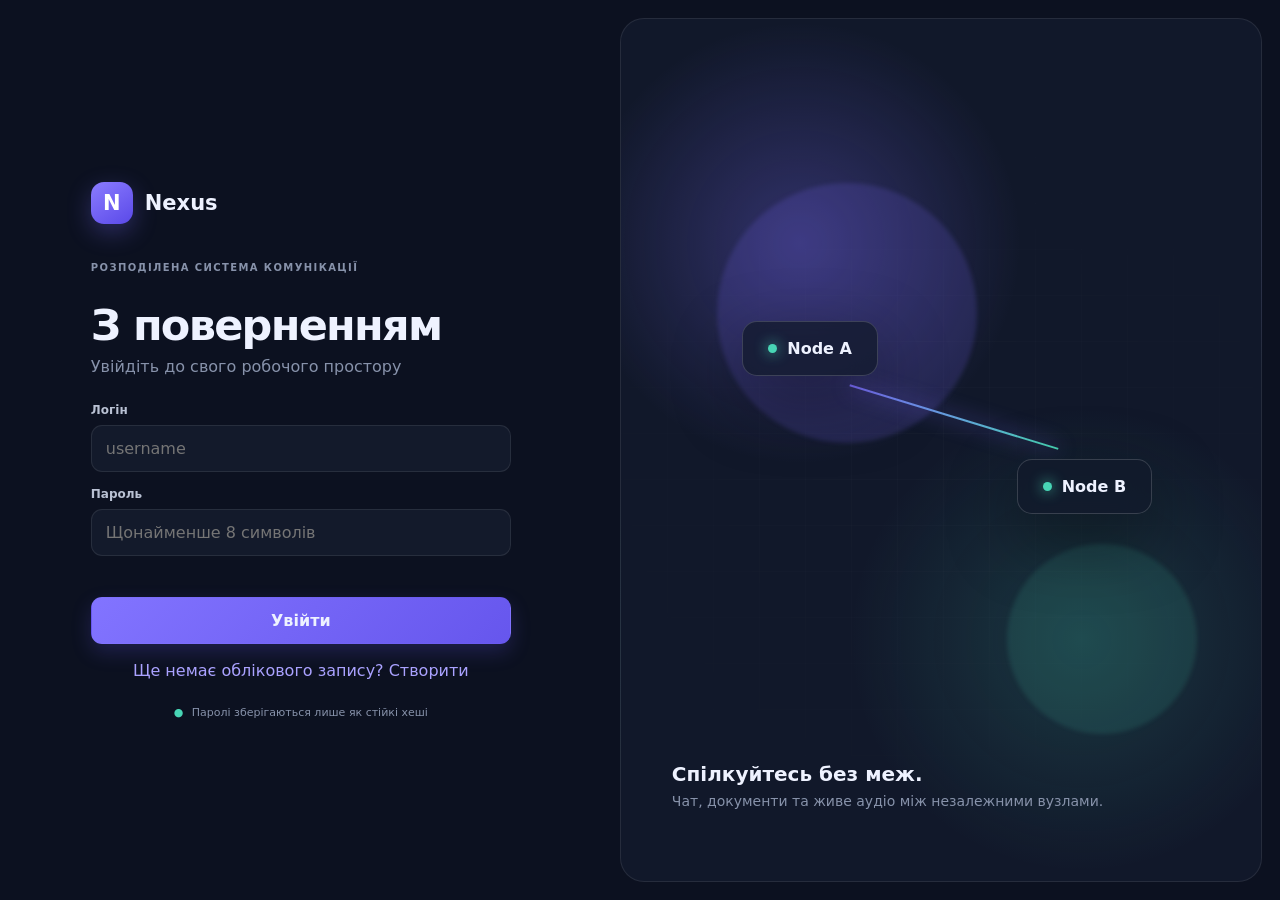
<file: static/index.html>
<!doctype html>
<html lang="uk">
<head>
  <meta charset="utf-8">
  <meta name="viewport" content="width=device-width, initial-scale=1, viewport-fit=cover">
  <meta name="theme-color" content="#0b1020">
  <title>Nexus — захищена командна комунікація</title>
  <link rel="icon" href="/static/favicon.svg" type="image/svg+xml">
  <link rel="stylesheet" href="/static/styles.css?v=18">
</head>
<body>
  <div id="auth-screen" class="auth-screen">
    <section class="auth-card">
      <div class="brand brand-large"><span class="brand-mark">N</span><span>Nexus</span></div>
      <p class="eyebrow">Розподілена система комунікації</p>
      <h1 id="auth-title">З поверненням</h1>
      <p id="auth-subtitle" class="muted">Увійдіть до свого робочого простору</p>
      <form id="auth-form" autocomplete="on">
        <label id="display-name-field" class="field hidden">
          <span>Ваше ім’я</span>
          <input id="display-name" name="display_name" maxlength="50" placeholder="Наприклад, Олександр">
        </label>
        <label class="field">
          <span>Логін</span>
          <input id="username" name="username" minlength="3" maxlength="24" required autocomplete="username" placeholder="username">
        </label>
        <label class="field">
          <span>Пароль</span>
          <input id="password" name="password" type="password" minlength="8" required autocomplete="current-password" placeholder="Щонайменше 8 символів">
        </label>
        <p id="auth-error" class="form-error" role="alert"></p>
        <button class="button primary wide" type="submit" id="auth-submit">Увійти</button>
      </form>
      <button id="auth-switch" class="text-button" type="button">Ще немає облікового запису? Створити</button>
      <div class="trust-note"><span>●</span> Паролі зберігаються лише як стійкі хеші</div>
    </section>
    <aside class="auth-art" aria-hidden="true">
      <div class="art-orb orb-one"></div><div class="art-orb orb-two"></div>
      <div class="network-card n1"><span></span> Node A</div>
      <div class="network-line"></div>
      <div class="network-card n2"><span></span> Node B</div>
      <div class="art-copy"><strong>Спілкуйтесь без меж.</strong><br>Чат, документи та живе аудіо між незалежними вузлами.</div>
    </aside>
  </div>

  <div id="app" class="app hidden">
    <nav class="rail" aria-label="Головна навігація">
      <div class="brand-mark">N</div>
      <button class="rail-button active" title="Канали" aria-label="Канали">#</button>
      <button id="open-documents-rail" class="rail-button" title="Документи" aria-label="Документи">▤</button>
      <span class="rail-spacer"></span>
      <button id="open-shortcuts" class="rail-button" title="Гарячі клавіші" aria-label="Відкрити список гарячих клавіш"><svg viewBox="0 0 24 24" aria-hidden="true"><path d="M4 5h16a2 2 0 0 1 2 2v10a2 2 0 0 1-2 2H4a2 2 0 0 1-2-2V7a2 2 0 0 1 2-2Zm0 2v10h16V7H4Zm2 2h2v2H6V9Zm3 0h2v2H9V9Zm3 0h2v2h-2V9Zm3 0h3v2h-3V9Zm-9 4h3v2H6v-2Zm4 0h8v2h-8v-2Z"/></svg></button>
      <button id="open-system" class="rail-button" title="Стан системи" aria-label="Стан системи">⌁</button>
    </nav>

    <aside id="sidebar" class="sidebar">
      <header class="workspace-head">
        <div><span class="eyebrow">Робочий простір</span><strong>Nexus Team</strong></div>
        <span id="connection-dot" class="status-dot connecting" title="З’єднання" role="status" aria-live="polite" aria-label="Підключення"></span>
      </header>
      <div class="sidebar-section">
        <div class="section-row channel-section-head">
          <span class="section-label">Канали</span>
          <button id="create-channel-button" class="mini-button" title="Створити канал" aria-label="Створити канал">＋</button>
        </div>
        <div id="channel-list" class="channel-list"></div>
      </div>
      <div class="sidebar-section grow">
        <div class="section-row"><span class="section-label">Учасники</span><span id="participant-count" class="count" title="Кількість учасників активного каналу">0</span></div>
        <div id="sidebar-users" class="sidebar-users"></div>
      </div>
      <div class="profile-card">
        <div id="profile-avatar" class="avatar"></div>
        <div class="profile-copy"><strong id="profile-name"></strong><span id="profile-node"></span></div>
        <button id="logout" class="icon-button" title="Вийти" aria-label="Вийти">↪</button>
      </div>
    </aside>

    <main class="main-panel">
      <header class="topbar">
        <button id="mobile-menu" class="icon-button mobile-only" aria-label="Меню">☰</button>
        <div class="channel-title"><span id="channel-icon">#</span><div><strong id="channel-name">загальний</strong><small id="channel-description">Командне обговорення в реальному часі</small></div></div>
        <div class="top-actions">
          <button id="open-documents" class="button subtle"><span>▤</span> Документи</button>
          <button id="toggle-people" class="icon-button people-toggle" title="Аудиторія трансляції" aria-label="Показати аудиторію трансляції" aria-controls="people-panel" aria-expanded="true"><svg viewBox="0 0 24 24" aria-hidden="true"><path d="M16 11a4 4 0 1 0-3.4-6.1A5.5 5.5 0 0 1 14 8.5c0 .9-.2 1.7-.6 2.5H16Zm-7.5 1A4.5 4.5 0 1 0 4 7.5 4.5 4.5 0 0 0 8.5 12Zm0 2C4.9 14 2 16 2 18.5V21h13v-2.5C15 16 12.1 14 8.5 14Zm7.2-.9c-.8 0-1.6.1-2.3.4 2.2 1.1 3.6 2.9 3.6 5V21h5v-2.4c0-3-2.8-5.5-6.3-5.5Z"/></svg></button>
        </div>
      </header>

      <div class="content-row">
        <section class="chat-pane">
          <div id="message-list" class="message-list" aria-live="polite">
            <div class="welcome-message">
              <div class="welcome-icon">#</div>
              <h2>Ласкаво просимо до Nexus</h2>
              <p>Це початок каналу. Повідомлення синхронізуються між серверними вузлами.</p>
            </div>
          </div>
          <div class="composer-status"><div id="typing-status" class="typing-status"></div><span id="client-outbox-status" class="client-outbox-status hidden"></span></div>
          <form id="message-form" class="composer">
            <textarea id="message-input" rows="1" maxlength="4000" placeholder="Написати у #загальний" aria-label="Повідомлення"></textarea>
            <button id="audio-toggle" class="composer-action composer-audio" type="button" title="Почати голосову трансляцію" aria-label="Почати голосову трансляцію"><svg class="mic-icon" viewBox="0 0 24 24" aria-hidden="true"><rect x="8" y="3" width="8" height="12" rx="4"></rect><path d="M5 11a7 7 0 0 0 14 0M12 18v3M9 21h6"></path></svg><span class="audio-label visually-hidden">Говорити</span></button>
            <button class="send-button" type="submit" title="Надіслати" aria-label="Надіслати">➤</button>
          </form>
        </section>

        <aside id="people-panel" class="people-panel">
          <div class="panel-heading"><div><span class="eyebrow">Аудиторія</span><h3>Кому транслювати</h3></div><button id="close-people" class="icon-button" title="Закрити" aria-label="Закрити панель аудиторії">×</button></div>
          <p class="panel-help">Оберіть одержувачів аудіо та демонстрації документа.</p>
          <label class="select-all"><input id="select-all-users" type="checkbox"> <span>Обрати всіх</span></label>
          <div id="recipient-list" class="recipient-list"></div>
          <div class="selection-summary"><span id="selected-count">0</span> вибрано</div>
        </aside>
      </div>
    </main>
  </div>

  <section id="documents-drawer" class="drawer" aria-hidden="true">
    <div class="drawer-backdrop" data-close="documents"></div>
    <div class="drawer-panel">
      <header class="drawer-head"><div><span class="eyebrow">Бібліотека каналу · <b id="documents-channel-name">#загальний</b></span><h2>Документи каналу</h2></div><button class="icon-button" data-close="documents" title="Закрити" aria-label="Закрити бібліотеку">×</button></header>
      <form id="upload-form" class="upload-box">
        <label class="drop-zone" for="document-file"><span class="upload-icon">⇧</span><strong>Оберіть файл</strong><small>TXT, MD, PDF або зображення · до 8 МБ</small><input id="document-file" type="file" accept=".txt,.md,.pdf,image/*" required></label>
        <p class="upload-hint">Тип матеріалу та кількість сторінок PDF визначаються автоматично.</p>
        <button class="button primary wide" type="submit">Завантажити</button>
        <div id="upload-progress" class="upload-progress"><span></span></div>
      </form>
      <div class="section-row"><h3>Доступні матеріали</h3><span id="document-count" class="count">0</span></div>
      <div id="document-list" class="document-list"></div>
    </div>
  </section>

  <section id="stage" class="stage hidden" aria-label="Демонстрація документа">
    <header class="stage-head">
      <div class="stage-title"><span id="stage-kind" class="document-badge">DOC</span><div><strong id="stage-name"></strong><small id="stage-owner"></small></div></div>
      <div class="stage-controls">
        <span id="presentation-status" class="presentation-status hidden"></span>
        <div id="page-controls" class="page-controls hidden">
          <button id="page-prev" class="icon-button" title="Попередня сторінка" aria-label="Попередня сторінка">‹</button>
          <span><input id="current-page" type="number" min="1" value="1"> / <b id="total-pages">1</b></span>
          <button id="page-next" class="icon-button" title="Наступна сторінка" aria-label="Наступна сторінка">›</button>
        </div>
        <div id="zoom-controls" class="zoom-controls" aria-label="Масштаб документа">
          <button id="zoom-out" class="icon-button" type="button" title="Зменшити масштаб" aria-label="Зменшити масштаб">−</button>
          <button id="zoom-reset" class="zoom-value" type="button" title="Повернути масштаб 100%" aria-label="Повернути масштаб 100%">100%</button>
          <button id="zoom-in" class="icon-button" type="button" title="Збільшити масштаб" aria-label="Збільшити масштаб">+</button>
        </div>
        <button id="share-document" class="button primary">Транслювати</button>
        <button id="close-stage" class="icon-button" title="Закрити" aria-label="Закрити демонстрацію">×</button>
      </div>
    </header>
    <div id="stage-notice" class="stage-notice hidden"></div>
    <div id="viewer-shell" class="viewer-shell">
      <div id="document-viewer" class="document-viewer"></div>
      <div id="presentation-surface" class="presentation-surface" aria-hidden="true"></div>
      <div id="remote-cursor" class="remote-cursor hidden"><span></span></div>
    </div>
  </section>

  <section id="system-modal" class="modal hidden">
    <div class="modal-card system-card">
      <header class="drawer-head"><div><span class="eyebrow">Діагностика</span><h2>Стан вузла</h2></div><button id="close-system" class="icon-button" title="Закрити" aria-label="Закрити діагностику">×</button></header>
      <div id="system-grid" class="system-grid"></div>
      <p class="panel-help">Детальний інтерактивний опис API доступний за адресою <a href="/docs" target="_blank">/docs</a>.</p>
    </div>
  </section>

  <section id="shortcuts-modal" class="modal hidden" role="dialog" aria-modal="true" aria-labelledby="shortcuts-title">
    <div class="modal-card shortcuts-card">
      <header class="drawer-head"><div><span class="eyebrow">Навігація без миші</span><h2 id="shortcuts-title">Гарячі клавіші</h2></div><button id="close-shortcuts" class="icon-button" type="button" title="Закрити" aria-label="Закрити гарячі клавіші">×</button></header>
      <div class="shortcut-list">
        <div><span>Надіслати повідомлення</span><kbd>Enter</kbd></div>
        <div><span>Новий рядок у повідомленні</span><span><kbd>Shift</kbd><b>+</b><kbd>Enter</kbd></span></div>
        <div><span>Відкрити цю довідку</span><span><kbd>Ctrl</kbd><b>+</b><kbd>/</kbd></span></div>
        <div><span>Створити канал</span><span><kbd>Alt</kbd><b>+</b><kbd>N</kbd></span></div>
        <div><span>Документи каналу</span><span><kbd>Alt</kbd><b>+</b><kbd>O</kbd></span></div>
        <div><span>Аудиторія трансляції</span><span><kbd>Alt</kbd><b>+</b><kbd>U</kbd></span></div>
        <div><span>Діагностика вузла</span><span><kbd>Alt</kbd><b>+</b><kbd>I</kbd></span></div>
        <div><span>Попередня/наступна сторінка презентації</span><span><kbd>←</kbd><b>/</b><kbd>→</kbd></span></div>
        <div><span>Масштаб документа</span><span><kbd>Ctrl</kbd><b>+</b><kbd>+</kbd><b>/</b><kbd>−</kbd><b>/</b><kbd>0</kbd></span></div>
        <div><span>Закрити активне вікно</span><kbd>Esc</kbd></div>
      </div>
    </div>
  </section>

  <section id="diagnostic-help-modal" class="modal diagnostic-help-modal hidden" role="dialog" aria-modal="true" aria-labelledby="diagnostic-help-title">
    <div class="modal-card diagnostic-help-card">
      <header class="drawer-head"><div><span class="eyebrow">Пояснення показника</span><h2 id="diagnostic-help-title"></h2></div><button id="close-diagnostic-help" class="icon-button" type="button" title="Закрити" aria-label="Закрити пояснення">×</button></header>
      <p id="diagnostic-help-summary" class="diagnostic-help-summary"></p>
      <div class="diagnostic-current"><span>Поточне значення</span><strong id="diagnostic-help-value"></strong></div>
      <section class="diagnostic-purpose"><h3>Для чого це потрібно</h3><p id="diagnostic-help-purpose"></p></section>
      <p id="diagnostic-help-hint" class="panel-help"></p>
    </div>
  </section>

  <section id="channel-modal" class="modal hidden">
    <form id="channel-form" class="modal-card channel-form">
      <header class="drawer-head"><div><span class="eyebrow">Новий простір</span><h2>Створити канал</h2></div><button id="close-channel-modal" class="icon-button" type="button" title="Закрити" aria-label="Закрити форму">×</button></header>
      <p class="channel-form-intro">Створіть окремий захищений простір для команди, повідомлень і документів.</p>
      <div class="channel-fields">
        <label class="field"><span>Назва каналу</span><input id="new-channel-name" maxlength="40" required placeholder="Наприклад, дипломний-проєкт"></label>
        <label class="field"><span>Короткий опис</span><input id="new-channel-description" maxlength="160" placeholder="Про що цей канал"></label>
      </div>
      <label class="encryption-option">
        <span class="lock-symbol" aria-hidden="true">◆</span>
        <span class="encryption-copy"><strong>Наскрізне шифрування</strong><small>AES-256-GCM · сервер зберігає лише шифротекст повідомлень</small></span>
        <input id="new-channel-encrypted" class="visually-hidden" type="checkbox" checked>
        <span class="toggle-switch" aria-hidden="true"></span>
      </label>
      <section class="channel-members-section"><div class="channel-members-heading"><div><strong>Учасники</strong><small>Ви автоматично станете власником каналу</small></div><span id="channel-member-count" class="count">0 вибрано</span></div><div id="channel-member-list" class="channel-member-list"></div></section>
      <footer class="channel-form-footer"><p id="channel-error" class="form-error"></p><button id="channel-submit" class="button primary wide" type="submit">Створити захищений канал</button></footer>
    </form>
  </section>

  <div id="toast-region" class="toast-region" aria-live="polite"></div>
  <script src="/static/app.js?v=21" charset="utf-8" defer></script>
</body>
</html>
</file>
<file: static/styles.css>
:root {
  color-scheme: dark;
  --bg: #090d18;
  --panel: #101625;
  --panel-2: #151d2f;
  --panel-3: #1a2337;
  --border: rgba(255,255,255,.085);
  --text: #eef2ff;
  --muted: #8792aa;
  --accent: #7c6cff;
  --accent-2: #48d5b5;
  --danger: #ff667d;
  --warning: #ffbd59;
  --shadow: 0 24px 70px rgba(0,0,0,.42);
  --radius: 18px;
  font-family: Inter, ui-sans-serif, system-ui, -apple-system, BlinkMacSystemFont, "Segoe UI", sans-serif;
}
* { box-sizing: border-box; }
html, body { width: 100%; height: 100%; min-height: 100%; margin: 0; overflow: hidden; overscroll-behavior: none; }
body { position: fixed; inset: 0; background: var(--bg); color: var(--text); }
button, input, textarea, select { font: inherit; }
button { color: inherit; }
.hidden { display: none !important; }
.visually-hidden { position: absolute !important; width: 1px !important; height: 1px !important; padding: 0 !important; margin: -1px !important; overflow: hidden !important; clip: rect(0, 0, 0, 0) !important; white-space: nowrap !important; border: 0 !important; }
.muted { color: var(--muted); }
.eyebrow { color: var(--muted); font-size: 10px; font-weight: 800; letter-spacing: .14em; text-transform: uppercase; }
.brand { display: flex; align-items: center; gap: 12px; font-weight: 800; }
.brand-large { font-size: 21px; margin-bottom: 38px; }
.brand-mark { width: 42px; height: 42px; display: grid; place-items: center; border-radius: 13px; color: white; font-weight: 900; background: linear-gradient(145deg, #8b7cff, #5a49e8); box-shadow: 0 8px 24px rgba(124,108,255,.3); }

.auth-screen { height: 100%; display: grid; grid-template-columns: minmax(380px, 47%) 1fr; background: #0c1120; }
.auth-card { align-self: center; width: min(420px, calc(100% - 64px)); justify-self: center; }
.auth-card h1 { margin: 9px 0 7px; font-size: clamp(31px, 4vw, 43px); letter-spacing: -.04em; }
.auth-card > p { margin: 0 0 27px; }
.field { display: grid; gap: 8px; margin: 15px 0; }
.field span { color: #b9c1d3; font-size: 12px; font-weight: 700; }
.field input, .field select { width: 100%; border: 1px solid var(--border); background: #131a2b; color: var(--text); border-radius: 11px; padding: 13px 14px; outline: none; transition: .2s; }
.field input:focus, .field select:focus { border-color: var(--accent); box-shadow: 0 0 0 3px rgba(124,108,255,.12); }
.button { border: 1px solid transparent; border-radius: 11px; padding: 10px 15px; font-weight: 750; cursor: pointer; transition: transform .15s, background .15s, opacity .15s; }
.button:hover { transform: translateY(-1px); }
.button:disabled { opacity: .5; pointer-events: none; }
.button.primary { background: linear-gradient(135deg, #8274ff, #6656ed); box-shadow: 0 8px 20px rgba(102,86,237,.22); }
.button.subtle { background: var(--panel-3); border-color: var(--border); }
.button.wide { width: 100%; padding: 13px; }
.text-button { width: 100%; margin-top: 16px; color: #aaa2ff; background: none; border: 0; cursor: pointer; }
.form-error { min-height: 18px; margin: 4px 0 8px !important; color: #ff8798; font-size: 13px; }
.trust-note { color: var(--muted); text-align: center; font-size: 11px; margin-top: 25px; }
.trust-note span { color: var(--accent-2); margin-right: 5px; }
.auth-art { position: relative; overflow: hidden; margin: 18px; border-radius: 24px; background: radial-gradient(circle at 28% 26%, rgba(124,108,255,.3), transparent 28%), radial-gradient(circle at 72% 72%, rgba(72,213,181,.17), transparent 30%), #11182a; border: 1px solid var(--border); }
.auth-art::before { content: ""; position: absolute; inset: 0; opacity: .18; background-image: linear-gradient(rgba(255,255,255,.1) 1px, transparent 1px), linear-gradient(90deg, rgba(255,255,255,.1) 1px, transparent 1px); background-size: 46px 46px; mask-image: radial-gradient(circle, black, transparent 75%); }
.art-orb { position: absolute; border-radius: 50%; filter: blur(2px); }
.orb-one { width: 260px; height: 260px; background: rgba(124,108,255,.17); left: 15%; top: 19%; }
.orb-two { width: 190px; height: 190px; background: rgba(72,213,181,.12); right: 10%; bottom: 17%; }
.network-card { position: absolute; z-index: 2; display: flex; gap: 10px; align-items: center; padding: 17px 25px; border: 1px solid rgba(255,255,255,.16); border-radius: 15px; background: rgba(18,25,43,.76); box-shadow: var(--shadow); backdrop-filter: blur(14px); font-weight: 800; }
.network-card span { width: 9px; height: 9px; border-radius: 50%; background: var(--accent-2); box-shadow: 0 0 14px var(--accent-2); }
.network-card.n1 { left: 19%; top: 35%; }
.network-card.n2 { right: 17%; top: 51%; }
.network-line { position: absolute; left: 35%; top: 46%; width: 34%; height: 2px; background: linear-gradient(90deg, var(--accent), var(--accent-2)); transform: rotate(17deg); box-shadow: 0 0 20px var(--accent); }
.art-copy { position: absolute; left: 8%; bottom: 8%; color: var(--muted); font-size: 14px; line-height: 1.6; }
.art-copy strong { color: var(--text); font-size: 20px; }

.app { position: fixed; inset: 0; display: grid; grid-template-columns: 72px 244px minmax(0, 1fr); min-height: 0; overflow: hidden; }
.rail { z-index: 5; display: flex; height: 100%; min-height: 0; overflow: hidden; flex-direction: column; align-items: center; gap: 14px; padding: 15px; background: #090d18; border-right: 1px solid var(--border); }
.rail .brand-mark { width: 40px; height: 40px; margin-bottom: 13px; }
.rail-button, .icon-button { border: 0; border-radius: 10px; background: transparent; color: #929db4; cursor: pointer; transition: .18s; }
.rail-button { width: 40px; height: 40px; font-size: 18px; }
.rail-button svg { width: 19px; height: 19px; fill: currentColor; }
.rail-button:hover, .rail-button.active, .icon-button:hover { color: white; background: var(--panel-3); }
.rail-button.active { box-shadow: inset 3px 0 var(--accent); }
.rail-spacer { flex: 1; }
.sidebar { z-index: 4; display: flex; min-width: 0; min-height: 0; height: 100%; overflow: hidden; flex-direction: column; background: #0d1321; border-right: 1px solid var(--border); }
.workspace-head { min-height: 72px; display: flex; align-items: center; justify-content: space-between; padding: 14px 18px; border-bottom: 1px solid var(--border); }
.workspace-head div { display: grid; gap: 4px; }
.workspace-head strong { font-size: 15px; }
.status-dot { width: 9px; height: 9px; border-radius: 50%; background: var(--accent-2); box-shadow: 0 0 12px rgba(72,213,181,.6); }
.status-dot.connecting { background: var(--warning); box-shadow: none; }
.status-dot.offline { background: var(--danger); box-shadow: none; }
.sidebar-section { padding: 16px 12px; }
.sidebar-section.grow { flex: 1; min-height: 0; overflow: auto; overscroll-behavior: contain; }
.section-label { padding: 0 8px 9px; color: #67728a; font-size: 10px; font-weight: 850; letter-spacing: .12em; text-transform: uppercase; }
.section-row { display: flex; justify-content: space-between; align-items: center; }
.section-row h3 { font-size: 14px; }
.channel-section-head { padding-right: 5px; }
.channel-section-head .section-label { padding-bottom: 5px; }
.mini-button { width: 27px; height: 27px; border: 0; border-radius: 8px; background: transparent; color: #8d98ae; cursor: pointer; font-size: 17px; }
.mini-button:hover { color: white; background: var(--panel-3); }
.count { color: #929db4; padding: 2px 8px; border-radius: 20px; background: var(--panel-3); font-size: 11px; }
.channel-list { display: grid; gap: 3px; }
.channel { width: 100%; display: flex; align-items: center; gap: 10px; border: 0; padding: 10px 11px; border-radius: 9px; color: #aab3c5; background: transparent; cursor: pointer; text-align: left; }
.channel.active { color: white; background: #192237; }
.channel > span:first-child { color: #78849d; font-size: 18px; }
.channel .channel-name { min-width: 0; overflow: hidden; text-overflow: ellipsis; white-space: nowrap; font-size: 12px !important; color: inherit !important; }
.channel .channel-lock { margin-left: auto; color: var(--accent-2) !important; font-size: 9px !important; }
.channel-live { margin-left: auto; color: var(--accent-2) !important; font-size: 8px !important; font-weight: 900; letter-spacing: .08em; }
.sidebar-users { display: grid; gap: 4px; }
.sidebar-user { display: flex; gap: 9px; align-items: center; padding: 7px 8px; color: #9ba6bc; font-size: 12px; }
.avatar { position: relative; flex: 0 0 auto; width: 33px; height: 33px; display: grid; place-items: center; border-radius: 10px; background: linear-gradient(135deg, #34415e, #222c43); color: #dfe5f4; font-size: 12px; font-weight: 850; }
.avatar.online::after { content: ""; position: absolute; width: 8px; height: 8px; right: -2px; bottom: -2px; border: 2px solid #0d1321; border-radius: 50%; background: var(--accent-2); }
.profile-card { min-height: 67px; display: flex; align-items: center; gap: 9px; padding: 10px 13px; border-top: 1px solid var(--border); background: rgba(255,255,255,.018); }
.profile-copy { min-width: 0; display: grid; flex: 1; gap: 3px; }
.profile-copy strong { overflow: hidden; font-size: 12px; text-overflow: ellipsis; white-space: nowrap; }
.profile-copy span { color: var(--muted); font-size: 9px; }
.icon-button { width: 37px; height: 37px; font-size: 18px; }

.main-panel { min-width: 0; min-height: 0; height: 100%; overflow: hidden; display: flex; flex-direction: column; background: var(--panel); }
.topbar { min-height: 72px; display: flex; align-items: center; justify-content: space-between; gap: 20px; padding: 12px 19px; border-bottom: 1px solid var(--border); }
.channel-title { display: flex; gap: 12px; align-items: center; min-width: 0; }
.channel-title > span { color: #748099; font-size: 25px; }
.channel-title div { display: grid; gap: 3px; }
.channel-title small { color: var(--muted); font-size: 10px; }
.top-actions { display: flex; align-items: center; gap: 8px; }
.people-toggle { display: grid; place-items: center; }
.people-toggle svg { width: 19px; height: 19px; fill: currentColor; }
.people-toggle[aria-expanded="true"] { color: white; background: var(--panel-3); }
@keyframes pulse { 50% { box-shadow: 0 0 0 6px rgba(255,102,125,.08); } }
.content-row { min-height: 0; display: flex; flex: 1; }
.chat-pane { min-width: 0; display: flex; flex: 1; flex-direction: column; }
.message-list { flex: 1; overflow-y: auto; overscroll-behavior: contain; padding: 28px clamp(18px, 4vw, 48px) 9px; scrollbar-color: #2c354a transparent; }
.message-date-separator { display: flex; align-items: center; gap: 12px; margin: 22px 0 12px; color: #7f8aa2; font-size: 10px; font-weight: 800; letter-spacing: .04em; text-transform: uppercase; }
.message-date-separator::before, .message-date-separator::after { content: ""; height: 1px; flex: 1; background: var(--border); }
.message-date-separator span { flex: 0 0 auto; }
.welcome-message { margin: 8vh 0 35px; }
.welcome-icon { width: 58px; height: 58px; display: grid; place-items: center; border-radius: 18px; background: linear-gradient(145deg, #2c3751, #20293e); font-size: 29px; }
.welcome-message h2 { margin: 15px 0 6px; font-size: 24px; }
.welcome-message p { color: var(--muted); font-size: 13px; }
.message { display: grid; grid-template-columns: 38px 1fr; gap: 11px; margin: 2px -10px; padding: 9px 10px; border-radius: 9px; }
.message:hover { background: rgba(255,255,255,.023); }
.message-body { min-width: 0; }
.message-meta { display: flex; align-items: baseline; gap: 8px; margin-bottom: 3px; }
.message-meta strong { font-size: 13px; }
.message-meta time, .message-meta span { color: #66728a; font-size: 9px; }
.message.pending { opacity: .78; }
.message.failed { border-left: 2px solid var(--danger); background: rgba(255,102,125,.035); }
.message-delivery.pending { color: var(--warning) !important; }
.message-delivery.sent { color: #8e9ab0 !important; }
.message-delivery.delivered { color: var(--accent-2) !important; }
.message-delivery.read { color: #78a9ff !important; }
.message-delivery.failed { color: var(--danger) !important; }
.message-text { color: #cbd3e3; font-size: 13px; line-height: 1.55; white-space: pre-wrap; overflow-wrap: anywhere; }
.composer-status { min-height: 17px; display: flex; align-items: center; justify-content: space-between; gap: 12px; padding: 0 27px; }
.typing-status { color: var(--muted); font-size: 10px; }
.client-outbox-status { flex: 0 0 auto; padding: 3px 8px; border: 1px solid rgba(255,189,89,.2); border-radius: 999px; background: rgba(255,189,89,.07); color: #e9bd73; font-size: 9px; }
.client-outbox-status.error { border-color: rgba(255,102,125,.25); background: rgba(255,102,125,.08); color: #ff9aaa; }
.composer { display: flex; align-items: flex-end; gap: 10px; margin: 0 clamp(17px, 3vw, 34px) 18px; padding: 8px 9px 8px 16px; border: 1px solid var(--border); border-radius: 14px; background: #181f31; box-shadow: 0 12px 30px rgba(0,0,0,.15); }
.composer:focus-within { border-color: rgba(124,108,255,.55); }
.composer textarea { align-self: center; min-height: 39px; flex: 1; max-height: 130px; padding: 9px 0; resize: none; overflow-y: auto; border: 0; outline: none; background: transparent; color: var(--text); line-height: 21px; }
.composer textarea::placeholder { color: #69738a; }
.composer-action, .send-button { align-self: flex-end; width: 39px; height: 39px; flex: 0 0 auto; border: 0; border-radius: 11px; cursor: pointer; }
.composer-audio { display: grid; place-items: center; border-radius: 50%; background: transparent; color: #8792aa; transition: color .15s, background .15s, box-shadow .15s; }
.composer-audio:hover { color: #ff93a4; background: rgba(255,102,125,.1); }
.composer-audio:focus-visible { outline: 2px solid #ff93a4; outline-offset: 2px; }
.composer-audio.live { color: white; background: var(--danger); animation: pulse 1.5s infinite; }
.mic-icon { width: 21px; height: 21px; display: block; fill: none; stroke: currentColor; stroke-width: 1.8; stroke-linecap: round; stroke-linejoin: round; }
.send-button { align-self: flex-end; width: 39px; height: 39px; border: 0; border-radius: 11px; background: var(--accent); color: white; cursor: pointer; }
.people-panel { width: 275px; flex: 0 0 auto; overflow-y: auto; overscroll-behavior: contain; padding: 20px 17px; border-left: 1px solid var(--border); background: #0f1524; }
.panel-heading { display: flex; justify-content: space-between; align-items: start; }
.panel-heading h3 { margin: 5px 0; font-size: 15px; }
.panel-help { color: var(--muted); font-size: 11px; line-height: 1.55; }
.select-all, .recipient { display: flex; align-items: center; gap: 10px; cursor: pointer; }
.select-all { margin: 18px 0 8px; padding: 10px; border-bottom: 1px solid var(--border); color: #bdc5d5; font-size: 12px; }
input[type="checkbox"] { accent-color: var(--accent); }
.recipient-list { display: grid; gap: 3px; }
.recipient { padding: 8px; border-radius: 9px; }
.recipient:hover { background: var(--panel-3); }
.recipient-copy { min-width: 0; display: grid; flex: 1; }
.recipient-copy strong { overflow: hidden; font-size: 11px; text-overflow: ellipsis; white-space: nowrap; }
.recipient-copy small { color: var(--muted); font-size: 9px; }
.selection-summary { margin-top: 14px; padding: 11px; border-radius: 9px; background: rgba(124,108,255,.09); color: #aaa2ff; text-align: center; font-size: 11px; }
.mobile-only { display: none; }

.drawer { position: fixed; z-index: 20; inset: 0; visibility: hidden; pointer-events: none; }
.drawer.open { visibility: visible; pointer-events: auto; }
.drawer-backdrop { position: absolute; inset: 0; opacity: 0; background: rgba(2,5,12,.68); backdrop-filter: blur(4px); transition: .25s; }
.drawer.open .drawer-backdrop { opacity: 1; }
.drawer-panel { position: absolute; top: 0; right: 0; width: min(490px, 100%); height: 100%; overflow-y: auto; overscroll-behavior: contain; padding: 25px; border-left: 1px solid var(--border); background: #101625; box-shadow: var(--shadow); transform: translateX(100%); transition: .27s ease; }
.drawer.open .drawer-panel { transform: translateX(0); }
.drawer-head { display: flex; align-items: center; justify-content: space-between; }
.drawer-head h2 { margin: 5px 0 13px; font-size: 21px; }
.upload-box { margin: 16px 0 26px; padding: 15px; border: 1px solid var(--border); border-radius: 15px; background: #0c1220; }
.drop-zone { display: grid; place-items: center; gap: 5px; min-height: 128px; border: 1px dashed #39445c; border-radius: 12px; cursor: pointer; transition: .2s; }
.drop-zone:hover { border-color: var(--accent); background: rgba(124,108,255,.04); }
.drop-zone input { display: none; }
.drop-zone small { color: var(--muted); font-size: 10px; }
.upload-icon { color: #a69eff; font-size: 25px; }
.upload-hint { margin: 10px 2px 12px; color: var(--muted); font-size: 10px; line-height: 1.5; text-align: center; }
.upload-progress { height: 3px; overflow: hidden; margin-top: 11px; border-radius: 3px; background: #232d43; opacity: 0; }
.upload-progress.active { opacity: 1; }
.upload-progress span { display: block; width: 45%; height: 100%; background: var(--accent); animation: progress 1s infinite ease-in-out; }
@keyframes progress { from { transform: translateX(-100%); } to { transform: translateX(260%); } }
.document-list { display: grid; gap: 8px; }
.document-card { display: grid; grid-template-columns: 42px minmax(0,1fr) auto; gap: 11px; align-items: center; padding: 12px; border: 1px solid var(--border); border-radius: 12px; background: #141c2d; cursor: pointer; }
.document-card:hover { border-color: rgba(124,108,255,.45); background: #182136; }
.document-card:focus-visible { outline: 2px solid var(--accent); outline-offset: 2px; }
.document-icon { width: 42px; height: 42px; display: grid; place-items: center; border-radius: 11px; background: rgba(124,108,255,.12); color: #a9a1ff; font-size: 10px; font-weight: 900; }
.document-info { min-width: 0; display: grid; gap: 5px; }
.document-info strong { overflow: hidden; font-size: 12px; text-overflow: ellipsis; white-space: nowrap; }
.document-info small { color: var(--muted); font-size: 9px; }
.delete-document { color: #747f95; }
.empty-state { padding: 35px 10px; color: var(--muted); text-align: center; font-size: 12px; }

.stage { position: fixed; z-index: 15; inset: 18px; display: flex; flex-direction: column; overflow: hidden; border: 1px solid rgba(255,255,255,.13); border-radius: 19px; background: #0d1320; box-shadow: 0 30px 90px rgba(0,0,0,.7); }
.stage-head { min-height: 66px; display: flex; justify-content: space-between; align-items: center; gap: 20px; padding: 10px 16px; border-bottom: 1px solid var(--border); }
.stage-title { min-width: 0; display: flex; align-items: center; gap: 11px; }
.stage-title > div { min-width: 0; display: grid; gap: 4px; }
.stage-title strong { overflow: hidden; text-overflow: ellipsis; white-space: nowrap; }
.stage-title small { color: var(--muted); font-size: 9px; }
.document-badge { padding: 8px; border-radius: 9px; background: rgba(124,108,255,.14); color: #aaa2ff; font-size: 9px; font-weight: 900; }
.stage-controls { display: flex; align-items: center; gap: 7px; }
.stage-controls > span { color: var(--muted); font-size: 11px; white-space: nowrap; }
.stage-controls input { width: 46px; border: 1px solid var(--border); border-radius: 7px; padding: 5px; background: var(--panel-3); color: white; text-align: center; }
.page-controls { display: flex; align-items: center; gap: 7px; }
.page-controls > span { color: var(--muted); font-size: 11px; white-space: nowrap; }
.zoom-controls { display: flex; align-items: center; gap: 4px; padding: 3px; border: 1px solid var(--border); border-radius: 10px; background: rgba(5,9,17,.35); }
.zoom-controls .icon-button { width: 31px; height: 31px; font-size: 16px; }
.zoom-value { min-width: 52px; height: 31px; border: 0; border-radius: 7px; background: transparent; color: #cbd3e1; cursor: pointer; font-size: 10px; font-weight: 800; }
.zoom-value:hover, .zoom-value:focus-visible { background: rgba(255,255,255,.06); color: white; outline: none; }
.zoom-controls button:disabled { cursor: default; opacity: .48; }
.presentation-status { padding: 6px 10px; border: 1px solid rgba(72,213,181,.25); border-radius: 999px; background: rgba(72,213,181,.1); color: #85e5cf !important; font-weight: 750; }
#share-document.live { border-color: rgba(255,102,125,.35); background: rgba(255,102,125,.16); color: #ff9aaa; box-shadow: none; }
.viewer-shell { position: relative; flex: 1; min-height: 0; overflow: hidden; overscroll-behavior: contain; }
.document-viewer { width: 100%; height: 100%; overflow: auto; overscroll-behavior: contain; background: #262d3a; }
.document-viewer.remote-fitted { position: absolute; transform-origin: left top; }
.stage.viewer-mode .document-viewer { scrollbar-width: none; }
.stage.viewer-mode .document-viewer::-webkit-scrollbar { display: none; }
.document-content { position: relative; width: 100%; min-height: 100%; overflow: hidden; }
.document-zoom-layer { position: absolute; left: 0; top: 0; display: grid; place-items: center; transform-origin: left top; will-change: transform; }
.document-zoom-layer iframe { display: block; width: 100%; height: 100%; border: 0; background: white; }
.document-zoom-layer img { display: block; max-width: 96%; max-height: 96%; object-fit: contain; box-shadow: var(--shadow); }
.text-document { box-sizing: border-box; align-self: stretch; justify-self: stretch; width: min(900px, 100%); min-height: 100%; margin: auto; padding: clamp(24px, 5%, 70px); background: #f8f7f2; color: #22252c; font-family: Georgia, serif; font-size: 16px; line-height: 1.8; white-space: pre-wrap; }
.stage-notice { position: absolute; z-index: 3; top: 77px; left: 50%; padding: 9px 15px; border: 1px solid rgba(72,213,181,.22); border-radius: 20px; background: rgba(13,19,32,.9); color: #85e5cf; font-size: 11px; transform: translateX(-50%); }
.presentation-surface { display: none; position: absolute; z-index: 3; inset: 0; touch-action: none; }
.stage.presenter-mode .presentation-surface { display: block; cursor: crosshair; }
.stage.presenter-mode.text-pointer-through .presentation-surface { pointer-events: none; }
.stage.presenter-mode.text-pointer-through .document-viewer { cursor: crosshair; }
.stage.viewer-mode .presentation-surface { display: block; cursor: default; }
.stage.viewer-mode .stage-head { border-bottom-color: rgba(72,213,181,.22); }
.remote-cursor { position: absolute; z-index: 4; width: 16px; height: 20px; pointer-events: none; will-change: left, top; transition: left .08s linear, top .08s linear; }
.remote-cursor::before { content: ""; display: block; width: 0; height: 0; border-top: 15px solid #ffcf66; border-right: 10px solid transparent; transform: rotate(-20deg); filter: drop-shadow(0 2px 2px #000); }
.remote-cursor span { position: absolute; top: 14px; left: 7px; padding: 3px 6px; border-radius: 6px; background: #ffcf66; color: #211d13; font-size: 8px; white-space: nowrap; }

.modal { position: fixed; z-index: 30; inset: 0; display: grid; place-items: center; padding: 20px; background: rgba(2,5,12,.7); backdrop-filter: blur(5px); }
.modal-card { width: min(570px, 100%); padding: 22px; border: 1px solid var(--border); border-radius: 18px; background: #111827; box-shadow: var(--shadow); }
.shortcuts-card { width: min(610px, 100%); }
.shortcut-list { display: grid; gap: 2px; margin-top: 10px; }
.shortcut-list > div { min-height: 47px; display: flex; align-items: center; justify-content: space-between; gap: 18px; padding: 8px 4px; border-bottom: 1px solid var(--border); color: #bcc5d6; font-size: 12px; }
.shortcut-list > div:last-child { border-bottom: 0; }
.shortcut-list > div > span:last-child { display: flex; align-items: center; gap: 5px; }
.shortcut-list b { color: #657189; font-weight: 500; }
kbd { min-width: 29px; display: inline-grid; place-items: center; padding: 6px 8px; border: 1px solid rgba(255,255,255,.14); border-bottom-width: 3px; border-radius: 7px; background: #0b1120; color: #dce2ef; font: 700 10px ui-monospace, SFMono-Regular, Consolas, monospace; }
.channel-form { width: min(650px, 100%); max-height: min(760px, calc(100vh - 32px)); overflow-y: auto; padding: 25px 27px 27px; scrollbar-color: #35405a transparent; }
.channel-form-intro { margin: -2px 0 15px; color: var(--muted); font-size: 11px; line-height: 1.55; }
.channel-fields { display: grid; grid-template-columns: minmax(0, 1fr) minmax(0, 1fr); gap: 12px; }
.channel-fields .field { margin: 7px 0; }
.encryption-option { display: grid; grid-template-columns: 40px minmax(0, 1fr) 42px; align-items: center; gap: 12px; margin: 13px 0 17px; padding: 13px 14px; border: 1px solid rgba(72,213,181,.2); border-radius: 13px; background: rgba(72,213,181,.055); cursor: pointer; transition: border-color .15s, background .15s; }
.encryption-option:hover { border-color: rgba(72,213,181,.4); background: rgba(72,213,181,.08); }
.encryption-option:focus-within { outline: 2px solid rgba(72,213,181,.4); outline-offset: 2px; }
.encryption-option .lock-symbol { width: 38px; height: 38px; display: grid; place-items: center; border-radius: 11px; background: rgba(72,213,181,.12); color: var(--accent-2); }
.encryption-copy { min-width: 0; display: grid; gap: 4px; }
.encryption-option strong { font-size: 12px; }
.encryption-option small { color: var(--muted); font-size: 9px; line-height: 1.4; }
.toggle-switch { position: relative; width: 40px; height: 23px; border-radius: 999px; background: #303a50; transition: .18s; }
.toggle-switch::after { content: ""; position: absolute; top: 3px; left: 3px; width: 17px; height: 17px; border-radius: 50%; background: #9099ab; transition: .18s; }
#new-channel-encrypted:checked + .toggle-switch { background: rgba(72,213,181,.28); }
#new-channel-encrypted:checked + .toggle-switch::after { left: 20px; background: var(--accent-2); }
.channel-members-section { padding: 3px 0 0; }
.channel-members-heading { display: flex; align-items: center; justify-content: space-between; gap: 15px; margin-bottom: 10px; }
.channel-members-heading > div { display: grid; gap: 3px; }
.channel-members-heading strong { font-size: 12px; }
.channel-members-heading small { color: var(--muted); font-size: 9px; }
.channel-member-list { display: grid; grid-template-columns: repeat(auto-fit, minmax(220px, 1fr)); gap: 2px; max-height: 190px; overflow-y: auto; overscroll-behavior: contain; padding: 4px; border: 1px solid var(--border); border-radius: 12px; background: rgba(5,9,17,.25); }
.channel-member { min-width: 0; display: grid; grid-template-columns: 34px minmax(0, 1fr) auto; align-items: center; gap: 9px; padding: 9px 10px; border: 0; border-radius: 9px; background: transparent; cursor: pointer; transition: background .15s, box-shadow .15s; }
.channel-member:hover { background: rgba(255,255,255,.045); }
.channel-member:has(input:checked) { background: rgba(124,108,255,.11); box-shadow: inset 3px 0 #7c6cff; }
.channel-member .avatar { width: 32px; height: 32px; border-radius: 9px; }
.channel-member-copy { min-width: 0; display: grid; gap: 3px; }
.channel-member-copy strong, .channel-member-copy small { overflow: hidden; text-overflow: ellipsis; white-space: nowrap; }
.channel-member-copy strong { font-size: 11px; }
.channel-member-copy small { color: var(--muted); font-size: 9px; }
.channel-member input { width: 16px; height: 16px; accent-color: var(--accent); }
.channel-members-empty { padding: 18px; color: var(--muted); text-align: center; font-size: 11px; }
.channel-form-footer { margin-top: 13px; }
.channel-form-footer .form-error { margin: 0 0 7px !important; }
.e2ee-note { color: var(--accent-2); }
.system-card { max-height: calc(100vh - 40px); overflow-y: auto; overscroll-behavior: contain; scrollbar-color: #35405a transparent; }
.system-card > .panel-help { margin: 0; }
.system-grid { display: grid; grid-template-columns: repeat(2, 1fr); gap: 9px; margin: 12px 0 15px; }
.system-item { min-width: 0; display: grid; gap: 7px; padding: 12px 14px; border: 1px solid var(--border); border-radius: 11px; background: #0c1220; }
.system-item-label { display: block; color: var(--muted); font-size: 9px; text-transform: uppercase; letter-spacing: .08em; }
.system-item-value { min-width: 0; display: flex; align-items: center; justify-content: space-between; gap: 10px; }
.system-info-button { width: 24px; height: 24px; flex: 0 0 auto; border: 1px solid var(--border); border-radius: 50%; background: rgba(124,108,255,.08); color: #aaa2ff; cursor: pointer; font-size: 11px; font-weight: 900; }
.system-info-button:hover, .system-info-button:focus-visible { border-color: rgba(124,108,255,.55); background: rgba(124,108,255,.18); color: white; outline: none; }
.system-item strong { min-width: 0; display: block; font-size: 15px; line-height: 24px; overflow-wrap: anywhere; }
.diagnostic-help-modal { z-index: 35; }
.diagnostic-help-card { width: min(520px, 100%); }
.diagnostic-help-summary { margin: 7px 0 18px; color: #c8d0df; font-size: 14px; line-height: 1.65; }
.diagnostic-current { display: grid; gap: 6px; margin-bottom: 18px; padding: 13px 15px; border: 1px solid rgba(124,108,255,.2); border-radius: 11px; background: rgba(124,108,255,.07); }
.diagnostic-current span { color: var(--muted); font-size: 9px; font-weight: 800; letter-spacing: .09em; text-transform: uppercase; }
.diagnostic-current strong { color: #c9c3ff; font-size: 17px; overflow-wrap: anywhere; }
.diagnostic-purpose { margin-bottom: 14px; }
.diagnostic-purpose h3 { margin: 0 0 6px; font-size: 12px; }
.diagnostic-purpose p { margin: 0; color: var(--muted); font-size: 12px; line-height: 1.6; }
a { color: #a9a1ff; }
.toast-region { position: fixed; z-index: 50; right: 18px; bottom: 18px; display: grid; gap: 8px; }
.toast { max-width: 340px; padding: 12px 15px; border: 1px solid var(--border); border-radius: 11px; background: #192237; box-shadow: var(--shadow); font-size: 12px; animation: toast-in .2s ease; }
.toast.error { border-color: rgba(255,102,125,.3); color: #ffacb8; }
@keyframes toast-in { from { opacity: 0; transform: translateY(8px); } }

@media (max-width: 1020px) {
  .app { grid-template-columns: 65px 220px minmax(0,1fr); }
  .people-panel { position: absolute; z-index: 8; top: 72px; right: 0; bottom: 0; transform: translateX(100%); transition: .22s; box-shadow: var(--shadow); }
  .people-panel.open { transform: translateX(0); }
}
@media (min-width: 1021px) {
  .people-panel.collapsed { display: none; }
}
@media (max-width: 740px) {
  .auth-screen { display: block; overflow: auto; }
  .auth-card { padding: 45px 0; }
  .auth-art { display: none; }
  .app { display: block; }
  .rail { display: none; }
  .sidebar { position: fixed; z-index: 12; inset: 0 auto 0 0; width: 260px; transform: translateX(-100%); transition: .22s; box-shadow: var(--shadow); }
  .sidebar.open { transform: translateX(0); }
  .main-panel { height: 100%; }
  .mobile-only { display: inline-grid; place-items: center; }
  .channel-title small { display: none; }
  .topbar { min-height: 62px; padding: 9px 10px; }
  .top-actions .subtle { width: 40px; padding: 10px; font-size: 0; }
  .top-actions .subtle span { font-size: 17px; }
  .message-list { padding: 18px 15px 8px; }
  .composer { margin: 0 10px 10px; }
  .composer-status { padding: 0 13px; }
  .channel-form { padding: 20px 18px; }
  .channel-fields { grid-template-columns: 1fr; gap: 0; }
  .channel-member-list { grid-template-columns: 1fr; }
  .shortcut-list > div { align-items: flex-start; flex-direction: column; gap: 8px; }
  .stage { inset: 0; border: 0; border-radius: 0; }
  .stage-head { flex-wrap: wrap; gap: 5px; }
  .stage-title { width: 100%; }
  .stage-controls { width: 100%; justify-content: center; }
  .stage-controls .button { margin-left: auto; }
  .system-grid { grid-template-columns: 1fr; }
}
@media (prefers-reduced-motion: reduce) { *, *::before, *::after { animation: none !important; transition: none !important; } }
</file>
